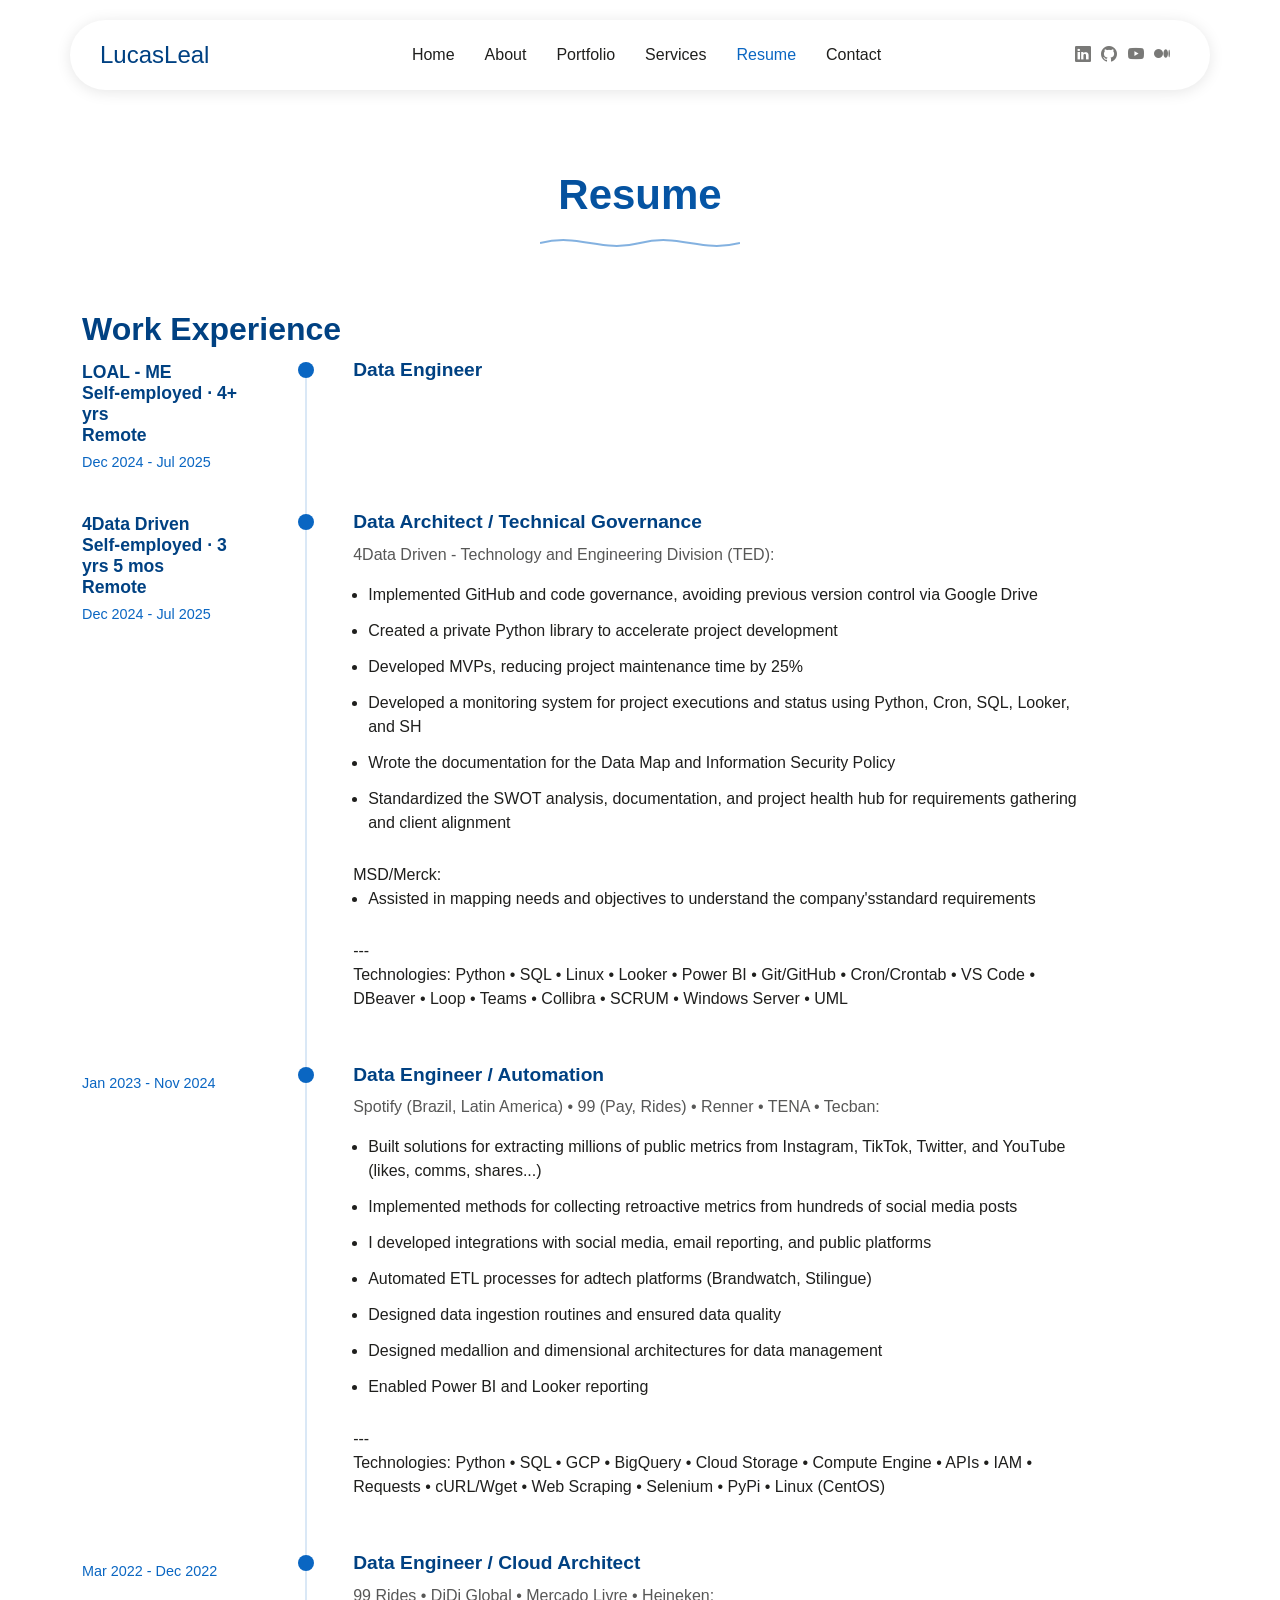
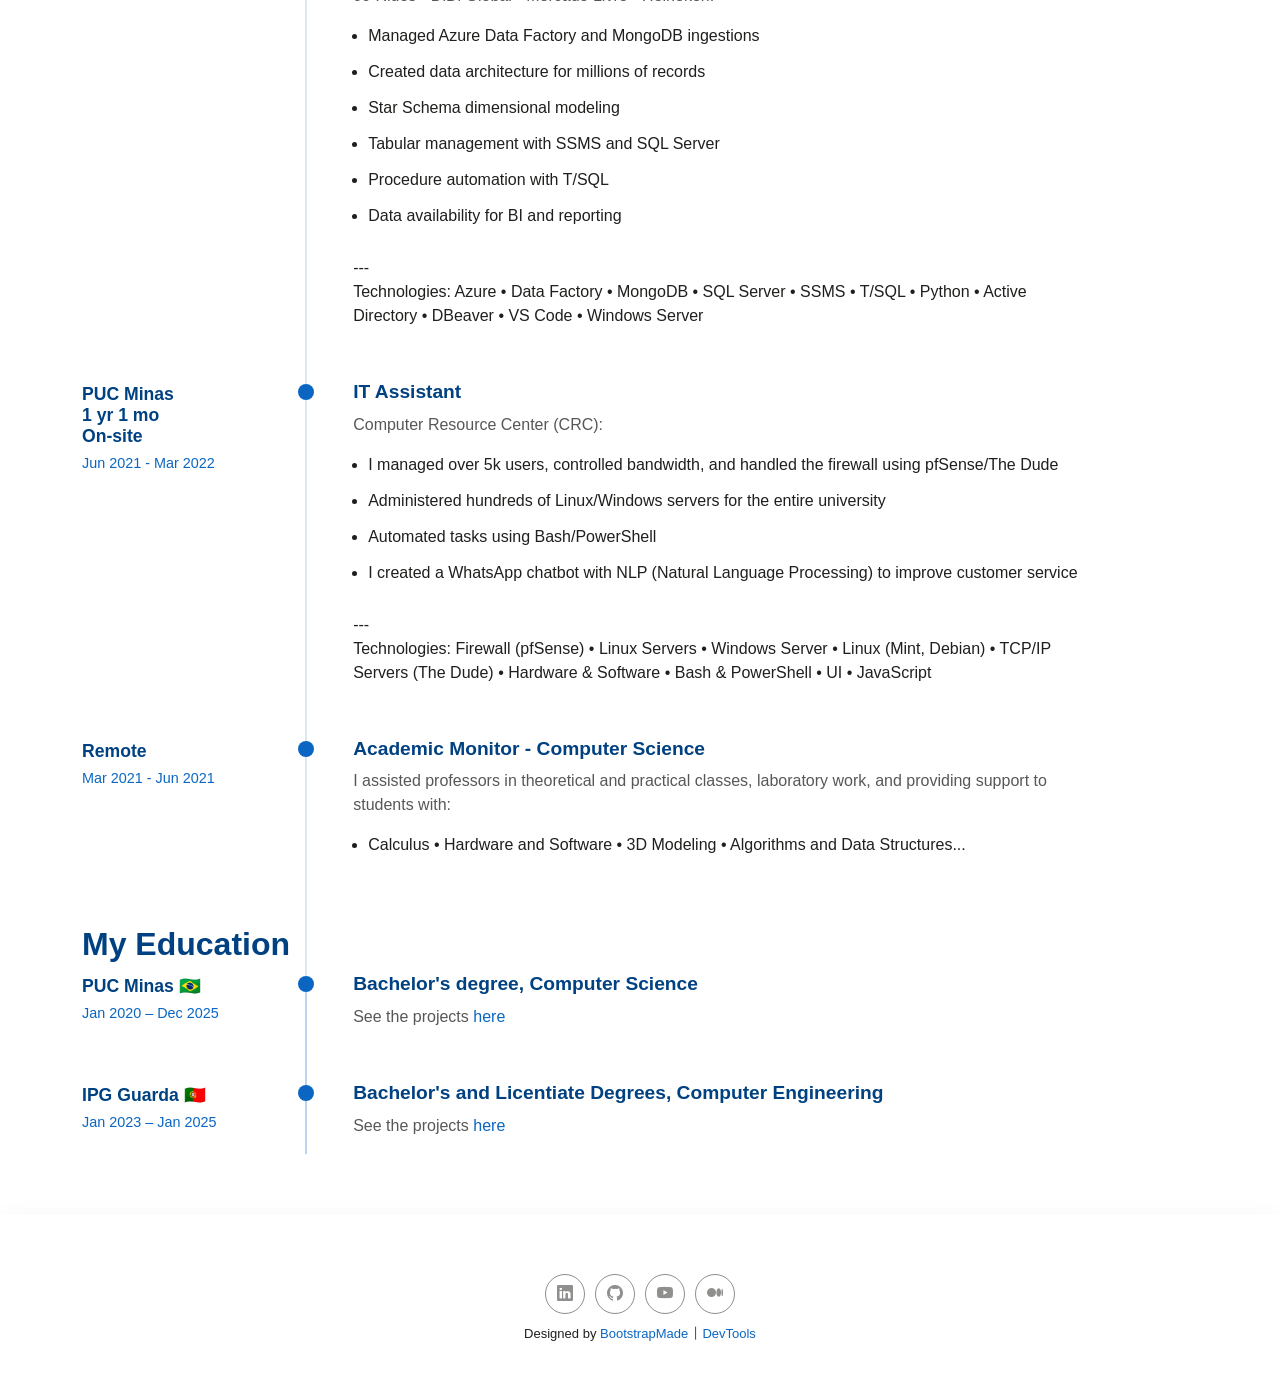
<file: portfolio/resume.html>
<!DOCTYPE html>
<html lang="en">

<head>
    <meta charset="utf-8">
    <meta content="width=device-width, initial-scale=1.0" name="viewport">
    <title>LucasLeal • Home</title>
    <meta name="description" content="">
    <meta name="keywords" content="">

    <!-- Favicons -->
  <link href="assets/icons/ll_logo_x1080.png" rel="icon">
  <link href="assets/icons/ll_logo_x1080.png" rel="apple-touch-icon">

    <!-- Fonts -->
    <link href="https://fonts.googleapis.com" rel="preconnect">
    <link href="https://fonts.gstatic.com" rel="preconnect" crossorigin>
    <link
        href="https://fonts.googleapis.com/css2?family=Roboto:ital,wght@0,100;0,300;0,400;0,500;0,700;0,900;1,100;1,300;1,400;1,500;1,700;1,900&family=Noto+Sans:ital,wght@0,100;0,200;0,300;0,400;0,500;0,600;0,700;0,800;0,900;1,100;1,200;1,300;1,400;1,500;1,600;1,700;1,800;1,900&family=Questrial:wght@400&display=swap"
        rel="stylesheet">

    <!-- Vendor CSS Files -->
    <link href="assets/vendor/bootstrap/css/bootstrap.min.css" rel="stylesheet">
    <link href="assets/vendor/bootstrap-icons/bootstrap-icons.css" rel="stylesheet">
    <link href="assets/vendor/aos/aos.css" rel="stylesheet">
    <link href="assets/vendor/glightbox/css/glightbox.min.css" rel="stylesheet">
    <link href="assets/vendor/swiper/swiper-bundle.min.css" rel="stylesheet">

    <!-- Main CSS File -->
    <link href="assets/css/main.css" rel="stylesheet">
</head>

<body class="index-page">

    <header id="header" class="header d-flex align-items-center sticky-top">
        <div
            class="header-container container-fluid container-xl position-relative d-flex align-items-center justify-content-between">

            <a href="index.html" class="logo d-flex align-items-center me-auto me-xl-0">
                <!-- Uncomment the line below if you also wish to use an image logo -->
                <!-- <img src="assets/img/logo.webp" alt=""> -->
                <h1 class="sitename">LucasLeal</h1>
            </a>

            <nav id="navmenu" class="navmenu">
                <ul>
                    <li><a href="index.html#hero">Home</a></li>
                    <li><a href="index.html#about">About</a></li>
                    <li><a href="index.html#portfolio">Portfolio</a></li>
                    <li><a href="index.html#services">Services</a></li>
                    <li><a href="resume.html" class="active">Resume</a></li>
                    <li><a href="index.html#contact">Contact</a></li>
                </ul>
                <i class="mobile-nav-toggle d-xl-none bi bi-list"></i>
            </nav>

            <div class="header-social-links">
                <a href="https://linkedin.com/in/lucasoal" class="linkedin" target="_blank"><i
                        class="bi bi-linkedin"></i></a>
                <a href="https://github.com/lucasoal" class="github" target="_blank"><i class="bi bi-github"></i></a>
                <a href="https://www.youtube.com/@lucas-oal" class="youtube" target="_blank"><i
                        class="bi bi-youtube"></i></a>
                <a href="https://lucasoal.medium.com/" class="medium" target="_blank"><i class="bi bi-medium"></i></a>
            </div>

        </div>
    </header>

    <main class="main">

        <!-- Resume Section -->
        <section id="resume" class="resume section">
            <!-- Section Title -->
            <div class="container section-title" data-aos="fade-up">
                <h2>Resume</h2>
                <div class="title-shape">
                    <svg viewBox="0 0 200 20" xmlns="http://www.w3.org/2000/svg">
                        <path d="M 0,10 C 40,0 60,20 100,10 C 140,0 160,20 200,10" fill="none" stroke="currentColor"
                            stroke-width="2"></path>
                    </svg>
                </div>
            </div><!-- End Section Title -->

            <div class="container" data-aos="fade-up" data-aos-delay="100">

                <div class="row">
                    <div class="col-12">
                        <div class="resume-wrapper">
                            <div class="resume-block" data-aos="fade-up">
                                <h2>Work Experience</h2>
                                <div class="timeline">

                                    <div class="timeline-item" data-aos="fade-up" data-aos-delay="200">
                                        <div class="timeline-left">
                                            <h4 class="company"><b>LOAL - ME</b><br>Self-employed · 4+ yrs<br> Remote
                                            </h4>
                                            <span class="period">Dec 2024 - Jul 2025</span>
                                        </div>
                                        <div class="timeline-dot"></div>
                                        <div class="timeline-right">
                                            <h3 class="position">Data Engineer</h3>
                                            <p class="description"></p>
                                        </div>
                                    </div>

                                    <div class="timeline-item" data-aos="fade-up" data-aos-delay="200">
                                        <div class="timeline-left">
                                            <h4 class="company"><b>4Data Driven</b><br>Self-employed · 3 yrs 5 mos <br>
                                                Remote</h4>
                                            <span class="period">Dec 2024 - Jul 2025</span>
                                        </div>
                                        <div class="timeline-dot"></div>
                                        <div class="timeline-right">
                                            <h3 class="position">Data Architect / Technical Governance</h3>
                                            <p class="description">
                                                4Data Driven - Technology and Engineering Division (TED):
                                            <ul>
                                                <li>Implemented GitHub and code governance, avoiding previous version
                                                    control via Google Drive</li>
                                                <li>Created a private Python library to accelerate project development
                                                </li>
                                                <li>Developed MVPs, reducing project maintenance time by 25%</li>
                                                <li>Developed a monitoring system for project executions and status
                                                    using Python, Cron, SQL, Looker, and SH</li>
                                                <li>Wrote the documentation for the Data Map and Information Security
                                                    Policy</li>
                                                <li>Standardized the SWOT analysis, documentation, and project health
                                                    hub for requirements gathering and client alignment</li>
                                            </ul>
                                            MSD/Merck:
                                            <ul>
                                                <li>Assisted in mapping needs and objectives to understand the
                                                    company'sstandard requirements</li>
                                            </ul>
                                            --- <br>
                                            Technologies: Python • SQL • Linux • Looker • Power BI • Git/GitHub •
                                            Cron/Crontab • VS Code • DBeaver • Loop • Teams • Collibra • SCRUM • Windows
                                            Server • UML
                                            </p>
                                        </div>
                                    </div>

                                    <div class="timeline-item" data-aos="fade-up" data-aos-delay="200">
                                        <div class="timeline-left">
                                            <h4 class="company"></h4>
                                            <span class="period">Jan 2023 - Nov 2024</span>
                                        </div>
                                        <div class="timeline-dot"></div>
                                        <div class="timeline-right">
                                            <h3 class="position">Data Engineer / Automation</h3>
                                            <p class="description">
                                                Spotify (Brazil, Latin America) • 99 (Pay, Rides) • Renner • TENA •
                                                Tecban:
                                            <ul>
                                                <li>Built solutions for extracting millions of public metrics from
                                                    Instagram, TikTok, Twitter, and YouTube (likes, comms, shares...)
                                                </li>
                                                <li>Implemented methods for collecting retroactive metrics from hundreds
                                                    of social media posts</li>
                                                <li>I developed integrations with social media, email reporting, and
                                                    public platforms</li>
                                                <li>Automated ETL processes for adtech platforms (Brandwatch, Stilingue)
                                                </li>
                                                <li>Designed data ingestion routines and ensured data quality</li>
                                                <li>Designed medallion and dimensional architectures for data management
                                                </li>
                                                <li>Enabled Power BI and Looker reporting</li>
                                            </ul>
                                            --- <br>
                                            Technologies: Python • SQL • GCP • BigQuery • Cloud Storage • Compute Engine
                                            • APIs • IAM • Requests • cURL/Wget • Web Scraping • Selenium • PyPi • Linux
                                            (CentOS)
                                            </p>
                                        </div>
                                    </div>

                                    <div class="timeline-item" data-aos="fade-up" data-aos-delay="200">
                                        <div class="timeline-left">
                                            <h4 class="company"></h4>
                                            <span class="period">Mar 2022 - Dec 2022</span>
                                        </div>
                                        <div class="timeline-dot"></div>
                                        <div class="timeline-right">
                                            <h3 class="position">Data Engineer / Cloud Architect</h3>
                                            <p class="description">
                                                99 Rides • DiDi Global • Mercado Livre • Heineken:
                                            <ul>
                                                <li>Managed Azure Data Factory and MongoDB ingestions</li>
                                                <li>Created data architecture for millions of records</li>
                                                <li>Star Schema dimensional modeling</li>
                                                <li>Tabular management with SSMS and SQL Server</li>
                                                <li>Procedure automation with T/SQL</li>
                                                <li>Data availability for BI and reporting</li>
                                            </ul>
                                            --- <br>
                                            Technologies: Azure • Data Factory • MongoDB • SQL Server • SSMS • T/SQL •
                                            Python • Active Directory • DBeaver • VS Code • Windows Server
                                            </p>
                                        </div>
                                    </div>

                                    <div class="timeline-item" data-aos="fade-up" data-aos-delay="200">
                                        <div class="timeline-left">
                                            <h4 class="company"><b>PUC Minas</b><br>1 yr 1 mo <br> On-site</h4>
                                            <span class="period">Jun 2021 - Mar 2022</span>
                                        </div>
                                        <div class="timeline-dot"></div>
                                        <div class="timeline-right">
                                            <h3 class="position">IT Assistant</h3>
                                            <p class="description">
                                                Computer Resource Center (CRC):
                                            <ul>
                                                <li>I managed over 5k users, controlled bandwidth, and handled the
                                                    firewall using pfSense/The Dude</li>
                                                <li>Administered hundreds of Linux/Windows servers for the entire
                                                    university</li>
                                                <li>Automated tasks using Bash/PowerShell</li>
                                                <li>I created a WhatsApp chatbot with NLP (Natural Language Processing)
                                                    to improve customer service</li>
                                            </ul>
                                            --- <br>
                                            Technologies: Firewall (pfSense) • Linux Servers • Windows Server • Linux
                                            (Mint, Debian) • TCP/IP Servers (The Dude) • Hardware & Software • Bash &
                                            PowerShell • UI • JavaScript
                                            </p>
                                        </div>
                                    </div>

                                    <div class="timeline-item" data-aos="fade-up" data-aos-delay="200">
                                        <div class="timeline-left">
                                            <h4 class="company">Remote</h4>
                                            <span class="period">Mar 2021 - Jun 2021</span>
                                        </div>
                                        <div class="timeline-dot"></div>
                                        <div class="timeline-right">
                                            <h3 class="position">Academic Monitor - Computer Science</h3>
                                            <p class="description">
                                                I assisted professors in theoretical and practical classes, laboratory
                                                work, and providing support to students with:
                                            <ul>
                                                <li>Calculus • Hardware and Software • 3D Modeling • Algorithms and Data
                                                    Structures...</li>
                                            </ul>
                                            </p>
                                        </div>
                                    </div>

                                    <div class="resume-block" data-aos="fade-up" data-aos-delay="100">
                                        <h2>My Education</h2>

                                        <div class="timeline">
                                            <div class="timeline-item" data-aos="fade-up" data-aos-delay="200">
                                                <div class="timeline-left">
                                                    <h4 class="company">PUC Minas 🇧🇷</h4>
                                                    <span class="period">Jan 2020 – Dec 2025</span>
                                                </div>
                                                <div class="timeline-dot"></div>
                                                <div class="timeline-right">
                                                    <h3 class="position">Bachelor's degree, Computer Science</h3>
                                                    <p class="description">See the projects <a target="_blank"
                                                            href="https://github.com/lucas-puc-pc-cc">here</a></p>
                                                </div>
                                            </div>

                                            <div class="timeline-item" data-aos="fade-up" data-aos-delay="300">
                                                <div class="timeline-left">
                                                    <h4 class="company">IPG Guarda 🇵🇹</h4>
                                                    <span class="period">Jan 2023 – Jan 2025</span>
                                                </div>
                                                <div class="timeline-dot"></div>
                                                <div class="timeline-right">
                                                    <h3 class="position">Bachelor's and Licentiate Degrees, Computer
                                                        Engineering</h3>
                                                    <p class="description">See the projects <a target="_blank"
                                                            href="https://github.com/lucas-ipg-ei">here</a></p>
                                                </div>
                                            </div>
                                        </div>
                                    </div>
                                </div>
                            </div>
                        </div>

                    </div>

        </section><!-- /Resume Section -->
    </main>

    <footer id="footer" class="footer">

        <div class="container">
            <div class="social-links d-flex justify-content-center">
                <a href="https://linkedin.com/in/lucasoal" target="_blank"><i class="bi bi-linkedin"></i></a>
                <a href="https://github.com/lucasoal" target="_blank"><i class="bi bi-github"></i></a>
                <a href="https://www.youtube.com/@lucas-oal" target="_blank"><i class="bi bi-youtube"></i></a>
                <a href="https://lucasoal.medium.com/" target="_blank"><i class="bi bi-medium"></i></a>
            </div>
            <div class="credits">
                <!-- All the links in the footer should remain intact. -->
                <!-- You can delete the links only if you've purchased the pro version. -->
                <!-- Licensing information: https://bootstrapmade.com/license/ -->
                <!-- Purchase the pro version with working PHP/AJAX contact form: [buy-url] -->
                Designed by <a href="https://bootstrapmade.com/">BootstrapMade</a> ⏐ <a
                    href="https://bootstrapmade.com/tools/">DevTools</a>
            </div>
        </div>

    </footer>

    <!-- Scroll Top -->
    <a href="#" id="scroll-top" class="scroll-top d-flex align-items-center justify-content-center"><i
            class="bi bi-arrow-up-short"></i></a>

    <!-- Vendor JS Files -->
    <script src="assets/vendor/bootstrap/js/bootstrap.bundle.min.js"></script>
    <script src="assets/vendor/php-email-form/validate.js"></script>
    <script src="assets/vendor/aos/aos.js"></script>
    <script src="assets/vendor/waypoints/noframework.waypoints.js"></script>
    <script src="assets/vendor/glightbox/js/glightbox.min.js"></script>
    <script src="assets/vendor/imagesloaded/imagesloaded.pkgd.min.js"></script>
    <script src="assets/vendor/isotope-layout/isotope.pkgd.min.js"></script>
    <script src="assets/vendor/swiper/swiper-bundle.min.js"></script>

    <!-- Main JS File -->
    <script src="assets/js/main.js"></script>

</body>

</html>
</file>
<file: portfolio/assets/css/main.css>
/**
* Template Name: LucasLeal
* Template URL: https://bootstrapmade.com/easyfolio-bootstrap-portfolio-template/
* Updated: Feb 21 2025 with Bootstrap v5.3.3
* Author: BootstrapMade.com
* License: https://bootstrapmade.com/license/
*/

/*--------------------------------------------------------------
# Font & Color Variables
# Help: https://bootstrapmade.com/color-system/
--------------------------------------------------------------*/
/* Fonts */
:root {
  --default-font: "Helvetica", "Roboto",  system-ui, -apple-system, "Segoe UI", Roboto, Arial, "Noto Sans", "Liberation Sans", sans-serif, "Apple Color Emoji", "Segoe UI Emoji", "Segoe UI Symbol", "Noto Color Emoji";
  --heading-font: "Helvetica", "Questrial",  sans-serif;
  --nav-font: "Helvetica", "Noto Sans",  sans-serif;
}

/* Global Colors - The following color variables are used throughout the website. Updating them here will change the color scheme of the entire website */
:root { 
  --background-color: #ffffff; /* Background color for the entire website, including individual sections */
  --default-color: #1f1f1d; /* Default color used for the majority of the text content across the entire website */
  --heading-color: #004182; /* Color for headings, subheadings and title throughout the website */
  --accent-color: #0A66C2; /* Accent color that represents your brand on the website. It's used for buttons, links, and other elements that need to stand out */
  --surface-color: #ffffff; /* The surface color is used as a background of boxed elements within sections, such as cards, icon boxes, or other elements that require a visual separation from the global background. */
  --contrast-color: #ffffff; /* Contrast color for text, ensuring readability against backgrounds of accent, heading, or default colors. */
}

/* Nav Menu Colors - The following color variables are used specifically for the navigation menu. They are separate from the global colors to allow for more customization options */
:root {
  --nav-color: #1f1f1d;  /* The default color of the main navmenu links */
  --nav-hover-color: #0A66C2; /* Applied to main navmenu links when they are hovered over or active */
  --nav-mobile-background-color: #ffffff; /* Used as the background color for mobile navigation menu */
  --nav-dropdown-background-color: #ffffff; /* Used as the background color for dropdown items that appear when hovering over primary navigation items */
  --nav-dropdown-color: #1f1f1d; /* Used for navigation links of the dropdown items in the navigation menu. */
  --nav-dropdown-hover-color: #0A66C2; /* Similar to --nav-hover-color, this color is applied to dropdown navigation links when they are hovered over. */
}

/* Color Presets - These classes override global colors when applied to any section or element, providing reuse of the sam color scheme. */

.light-background {
  --background-color: #faf9fb;
  --surface-color: #ffffff;
}

.dark-background {
  --background-color: #060606;
  --default-color: #ffffff;
  --heading-color: #ffffff;
  --surface-color: #252525;
  --contrast-color: #ffffff;
}

/* Smooth scroll */
:root {
  scroll-behavior: smooth;
}

/*--------------------------------------------------------------
# General Styling & Shared Classes
--------------------------------------------------------------*/
body {
  color: var(--default-color);
  background-color: var(--background-color);
  font-family: var(--default-font);
}

a {
  color: var(--accent-color);
  text-decoration: none;
  transition: 0.3s;
}

a:hover {
  color: color-mix(in srgb, var(--accent-color), transparent 25%);
  text-decoration: none;
}

h1,
h2,
h3,
h4,
h5,
h6 {
  color: var(--heading-color);
  font-family: var(--heading-font);
}

/* PHP Email Form Messages
------------------------------*/
.php-email-form .error-message {
  display: none;
  background: #df1529;
  color: #ffffff;
  text-align: left;
  padding: 15px;
  margin-bottom: 24px;
  font-weight: 600;
}

.php-email-form .sent-message {
  display: none;
  color: #ffffff;
  background: #059652;
  text-align: center;
  padding: 15px;
  margin-bottom: 24px;
  font-weight: 600;
}

.php-email-form .loading {
  display: none;
  background: var(--surface-color);
  text-align: center;
  padding: 15px;
  margin-bottom: 24px;
}

.php-email-form .loading:before {
  content: "";
  display: inline-block;
  border-radius: 50%;
  width: 24px;
  height: 24px;
  margin: 0 10px -6px 0;
  border: 3px solid var(--accent-color);
  border-top-color: var(--surface-color);
  animation: php-email-form-loading 1s linear infinite;
}

@keyframes php-email-form-loading {
  0% {
    transform: rotate(0deg);
  }

  100% {
    transform: rotate(360deg);
  }
}

/*--------------------------------------------------------------
# Global Header
--------------------------------------------------------------*/
.header {
  color: var(--default-color);
  background-color: var(--background-color);
  padding: 20px 0;
  transition: all 0.5s;
  z-index: 997;
}

.header .header-container {
  background: var(--surface-color);
  border-radius: 50px;
  padding: 5px 25px;
  box-shadow: 0px 2px 15px rgba(0, 0, 0, 0.1);
}

.header .logo {
  line-height: 1;
}

.header .logo img {
  max-height: 36px;
  margin-right: 8px;
}

.header .logo h1 {
  font-size: 24px;
  margin: 0;
  padding-left: 5px;
  font-weight: 500;
  color: var(--heading-color);
}

.header .header-social-links {
  padding-right: 15px;
}

.header .header-social-links a {
  color: color-mix(in srgb, var(--default-color), transparent 40%);
  padding-left: 6px;
  display: inline-block;
  transition: 0.3s;
  font-size: 16px;
}

.header .header-social-links a:hover {
  color: var(--accent-color);
}

.header .header-social-links a i {
  line-height: 0px;
}

@media (max-width: 1200px) {
  .header {
    padding-top: 10px;
  }

  .header .header-container {
    margin-left: 10px;
    margin-right: 10px;
    padding: 10px 5px 10px 15px;
  }

  .header .logo {
    order: 1;
  }

  .header .header-social-links {
    order: 2;
  }

  .header .navmenu {
    order: 3;
  }
}

/*--------------------------------------------------------------
# Navigation Menu
--------------------------------------------------------------*/
/* Navmenu - Desktop */
@media (min-width: 1200px) {
  .navmenu {
    padding: 0;
  }

  .navmenu ul {
    margin: 0;
    padding: 0;
    display: flex;
    list-style: none;
    align-items: center;
  }

  .navmenu li {
    position: relative;
  }

  .navmenu a,
  .navmenu a:focus {
    color: var(--nav-color);
    padding: 18px 15px;
    font-size: 16px;
    font-family: var(--nav-font);
    font-weight: 400;
    display: flex;
    align-items: center;
    justify-content: space-between;
    white-space: nowrap;
    transition: 0.3s;
  }

  .navmenu a i,
  .navmenu a:focus i {
    font-size: 12px;
    line-height: 0;
    margin-left: 5px;
    transition: 0.3s;
  }

  .navmenu li:last-child a {
    padding-right: 0;
  }

  .navmenu li:hover>a,
  .navmenu .active,
  .navmenu .active:focus {
    color: var(--nav-hover-color);
  }

  .navmenu .dropdown ul {
    margin: 0;
    padding: 10px 0;
    background: var(--nav-dropdown-background-color);
    display: block;
    position: absolute;
    visibility: hidden;
    left: 14px;
    top: 130%;
    opacity: 0;
    transition: 0.3s;
    border-radius: 4px;
    z-index: 99;
    box-shadow: 0px 0px 30px rgba(0, 0, 0, 0.1);
  }

  .navmenu .dropdown ul li {
    min-width: 200px;
  }

  .navmenu .dropdown ul a {
    padding: 10px 20px;
    font-size: 15px;
    text-transform: none;
    color: var(--nav-dropdown-color);
  }

  .navmenu .dropdown ul a i {
    font-size: 12px;
  }

  .navmenu .dropdown ul a:hover,
  .navmenu .dropdown ul .active:hover,
  .navmenu .dropdown ul li:hover>a {
    color: var(--nav-dropdown-hover-color);
  }

  .navmenu .dropdown:hover>ul {
    opacity: 1;
    top: 100%;
    visibility: visible;
  }

  .navmenu .dropdown .dropdown ul {
    top: 0;
    left: -90%;
    visibility: hidden;
  }

  .navmenu .dropdown .dropdown:hover>ul {
    opacity: 1;
    top: 0;
    left: -100%;
    visibility: visible;
  }
}

/* Navmenu - Mobile */
@media (max-width: 1199px) {
  .mobile-nav-toggle {
    color: var(--nav-color);
    font-size: 28px;
    line-height: 0;
    margin-right: 10px;
    cursor: pointer;
    transition: color 0.3s;
  }

  .navmenu {
    padding: 0;
    z-index: 9997;
  }

  .navmenu ul {
    display: none;
    list-style: none;
    position: absolute;
    inset: 60px 20px 20px 20px;
    padding: 10px 0;
    margin: 0;
    border-radius: 6px;
    background-color: var(--nav-mobile-background-color);
    overflow-y: auto;
    transition: 0.3s;
    z-index: 9998;
    box-shadow: 0px 0px 30px rgba(0, 0, 0, 0.1);
  }

  .navmenu a,
  .navmenu a:focus {
    color: var(--nav-dropdown-color);
    padding: 10px 20px;
    font-family: var(--nav-font);
    font-size: 17px;
    font-weight: 500;
    display: flex;
    align-items: center;
    justify-content: space-between;
    white-space: nowrap;
    transition: 0.3s;
  }

  .navmenu a i,
  .navmenu a:focus i {
    font-size: 12px;
    line-height: 0;
    margin-left: 5px;
    width: 30px;
    height: 30px;
    display: flex;
    align-items: center;
    justify-content: center;
    border-radius: 50%;
    transition: 0.3s;
    background-color: color-mix(in srgb, var(--accent-color), transparent 90%);
  }

  .navmenu a i:hover,
  .navmenu a:focus i:hover {
    background-color: var(--accent-color);
    color: var(--contrast-color);
  }

  .navmenu a:hover,
  .navmenu .active,
  .navmenu .active:focus {
    color: var(--nav-dropdown-hover-color);
  }

  .navmenu .active i,
  .navmenu .active:focus i {
    background-color: var(--accent-color);
    color: var(--contrast-color);
    transform: rotate(180deg);
  }

  .navmenu .dropdown ul {
    position: static;
    display: none;
    z-index: 99;
    padding: 10px 0;
    margin: 10px 20px;
    background-color: var(--nav-dropdown-background-color);
    border: 1px solid color-mix(in srgb, var(--default-color), transparent 90%);
    box-shadow: none;
    transition: all 0.5s ease-in-out;
  }

  .navmenu .dropdown ul ul {
    background-color: rgba(33, 37, 41, 0.1);
  }

  .navmenu .dropdown>.dropdown-active {
    display: block;
    background-color: rgba(33, 37, 41, 0.03);
  }

  .mobile-nav-active {
    overflow: hidden;
  }

  .mobile-nav-active .mobile-nav-toggle {
    color: #fff;
    position: absolute;
    font-size: 32px;
    top: 15px;
    right: 15px;
    margin-right: 0;
    z-index: 9999;
  }

  .mobile-nav-active .navmenu {
    position: fixed;
    overflow: hidden;
    inset: 0;
    background: rgba(33, 37, 41, 0.8);
    transition: 0.3s;
  }

  .mobile-nav-active .navmenu>ul {
    display: block;
  }
}

/*--------------------------------------------------------------
# Global Footer
--------------------------------------------------------------*/
.footer {
  color: var(--default-color);
  background-color: var(--background-color);
  font-size: 14px;
  padding: 40px 0;
  position: relative;
  box-shadow: 0 5px 25px rgba(0, 0, 0, 0.05);
}

.footer .copyright p {
  margin-bottom: 0;
}

.footer .social-links {
  margin-top: 20px;
}

.footer .social-links a {
  display: flex;
  align-items: center;
  justify-content: center;
  width: 40px;
  height: 40px;
  border-radius: 50%;
  border: 1px solid color-mix(in srgb, var(--default-color), transparent 50%);
  font-size: 16px;
  color: color-mix(in srgb, var(--default-color), transparent 50%);
  margin: 0 5px;
  transition: 0.3s;
}

.footer .social-links a:hover {
  color: var(--accent-color);
  border-color: var(--accent-color);
}

.footer .credits {
  margin-top: 10px;
  font-size: 13px;
  text-align: center;
}

/*--------------------------------------------------------------
# Scroll Top Button
--------------------------------------------------------------*/
.scroll-top {
  position: fixed;
  visibility: hidden;
  opacity: 0;
  right: 15px;
  bottom: -15px;
  z-index: 99999;
  background-color: var(--accent-color);
  width: 44px;
  height: 44px;
  border-radius: 50px;
  transition: all 0.4s;
}

.scroll-top i {
  font-size: 24px;
  color: var(--contrast-color);
  line-height: 0;
}

.scroll-top:hover {
  background-color: color-mix(in srgb, var(--accent-color), transparent 20%);
  color: var(--contrast-color);
}

.scroll-top.active {
  visibility: visible;
  opacity: 1;
  bottom: 15px;
}

/*--------------------------------------------------------------
# Disable aos animation delay on mobile devices
--------------------------------------------------------------*/
@media screen and (max-width: 768px) {
  [data-aos-delay] {
    transition-delay: 0 !important;
  }
}

/*--------------------------------------------------------------
# Global Page Titles & Breadcrumbs
--------------------------------------------------------------*/
.page-title {
  text-align: center;
  padding: 20px 0;
}

.page-title .breadcrumbs {
  margin-bottom: 1.5rem;
}

.page-title .breadcrumbs .breadcrumb {
  justify-content: center;
  margin: 0;
  padding: 0;
  background: none;
}

.page-title .breadcrumbs .breadcrumb .breadcrumb-item {
  font-size: 0.9rem;
  color: color-mix(in srgb, var(--default-color), transparent 30%);
}

.page-title .breadcrumbs .breadcrumb .breadcrumb-item.active {
  color: var(--accent-color);
}

.page-title .breadcrumbs .breadcrumb .breadcrumb-item a {
  color: inherit;
  text-decoration: none;
  transition: color 0.3s ease;
}

.page-title .breadcrumbs .breadcrumb .breadcrumb-item a:hover {
  color: var(--accent-color);
}

.page-title .breadcrumbs .breadcrumb .breadcrumb-item a i {
  font-size: 0.9rem;
  margin-right: 0.2rem;
}

.page-title .breadcrumbs .breadcrumb .breadcrumb-item+.breadcrumb-item::before {
  color: color-mix(in srgb, var(--default-color), transparent 50%);
}

.page-title .title-wrapper {
  max-width: 800px;
  margin: 0 auto;
  padding: 1rem 0;
}

.page-title .title-wrapper h1 {
  font-size: 2.5rem;
  margin-bottom: 1rem;
  font-weight: 700;
  color: var(--heading-color);
}

.page-title .title-wrapper p {
  font-size: 1.1rem;
  color: color-mix(in srgb, var(--default-color), transparent 20%);
  margin: 0;
  line-height: 1.6;
}

@media (max-width: 768px) {
  .page-title .title-wrapper h1 {
    font-size: 2rem;
  }

  .page-title .title-wrapper p {
    font-size: 1rem;
  }
}

@media (max-width: 576px) {
  .page-title .title-wrapper h1 {
    font-size: 1.75rem;
  }
}

/*--------------------------------------------------------------
# Global Sections
--------------------------------------------------------------*/
section,
.section {
  color: var(--default-color);
  background-color: var(--background-color);
  padding: 60px 0;
  scroll-margin-top: 90px;
  overflow: clip;
}

@media (max-width: 1199px) {

  section,
  .section {
    scroll-margin-top: 66px;
  }
}

/*--------------------------------------------------------------
# Global Section Titles
--------------------------------------------------------------*/
.section-title {
  text-align: center;
  padding-bottom: 60px;
  position: relative;
}

.section-title h2 {
  font-size: 42px;
  font-weight: 700;
  margin-bottom: 10px;
  background: linear-gradient(120deg, var(--heading-color), var(--accent-color));
  -webkit-background-clip: text;
  -webkit-text-fill-color: transparent;
  background-clip: text;
  position: relative;
}

.section-title .title-shape {
  width: 200px;
  height: 20px;
  margin: 0 auto;
  color: var(--accent-color);
  opacity: 0.5;
}

.section-title .title-shape svg {
  width: 100%;
  height: 100%;
}

.section-title p {
  margin: 15px auto 0;
  font-size: 16px;
  max-width: 700px;
  color: color-mix(in srgb, var(--default-color), transparent 25%);
  line-height: 1.8;
}

@media (max-width: 768px) {
  .section-title h2 {
    font-size: 32px;
  }

  .section-title .subtitle-wrapper .subtitle {
    font-size: 13px;
  }
}

/*--------------------------------------------------------------
# Hero Section
--------------------------------------------------------------*/
.hero {
  padding: 80px 0;
  position: relative;
  overflow: hidden;
}

.hero .content h2 {
  font-size: 3.5rem;
  font-weight: 700;
  line-height: 1.2;
  margin-bottom: 1.5rem;
}

@media (max-width: 991px) {
  .hero .content h2 {
    font-size: 2.5rem;
  }
}

.hero .content .lead {
  font-size: 1.25rem;
  margin-bottom: 2rem;
  color: color-mix(in srgb, var(--default-color), transparent 20%);
}

.hero .cta-buttons {
  display: flex;
  gap: 1rem;
  margin-bottom: 3rem;
}

@media (max-width: 576px) {
  .hero .cta-buttons {
    flex-direction: column;
  }
}

.hero .cta-buttons .btn {
  padding: 0.8rem 2rem;
  font-size: 1rem;
  font-weight: 500;
  border-radius: 50px;
  transition: all 0.3s ease;
}

.hero .cta-buttons .btn.btn-primary {
  background-color: var(--accent-color);
  border-color: var(--accent-color);
  color: var(--contrast-color);
}

.hero .cta-buttons .btn.btn-primary:hover {
  background-color: color-mix(in srgb, var(--accent-color), transparent 15%);
  border-color: color-mix(in srgb, var(--accent-color), transparent 15%);
  transform: translateY(-2px);
}

.hero .cta-buttons .btn.btn-outline {
  border: 2px solid color-mix(in srgb, var(--accent-color), transparent 70%);
  color: var(--accent-color);
  background: transparent;
}

.hero .cta-buttons .btn.btn-outline:hover {
  background-color: var(--accent-color);
  color: var(--contrast-color);
  transform: translateY(-2px);
}

.hero .hero-stats {
  display: flex;
  gap: 3rem;
  margin-top: 2rem;
}

@media (max-width: 576px) {
  .hero .hero-stats {
    flex-direction: column;
    gap: 1.5rem;
  }
}

.hero .hero-stats .stat-item .stat-number {
  display: block;
  font-size: 2.5rem;
  font-weight: 700;
  color: var(--heading-color);
  line-height: 1;
}

.hero .hero-stats .stat-item .stat-label {
  font-size: 0.9rem;
  color: color-mix(in srgb, var(--default-color), transparent 30%);
  margin-top: 0.5rem;
  display: block;
}

.hero .hero-image {
  position: relative;
  padding: 2rem;
}

.hero .hero-image img {
  position: relative;
  z-index: 2;
}

.hero .hero-image .shape-1,
.hero .hero-image .shape-2 {
  position: absolute;
  border-radius: 30% 70% 70% 30%/30% 30% 70% 70%;
  z-index: 1;
}

.hero .hero-image .shape-1 {
  width: 300px;
  height: 300px;
  background-color: color-mix(in srgb, var(--accent-color), transparent 85%);
  top: -20px;
  right: -20px;
  animation: morphShape 15s linear infinite;
}

.hero .hero-image .shape-2 {
  width: 200px;
  height: 200px;
  background-color: color-mix(in srgb, var(--heading-color), transparent 90%);
  bottom: -20px;
  left: -20px;
  animation: morphShape 20s linear infinite reverse;
}

@media (max-width: 991px) {
  .hero {
    text-align: center;
    padding: 60px 0;
  }

  .hero .cta-buttons {
    justify-content: center;
  }

  .hero .hero-stats {
    justify-content: center;
  }

  .hero .hero-image {
    margin-top: 3rem;
  }
}

@keyframes morphShape {
  0% {
    border-radius: 30% 70% 70% 30%/30% 30% 70% 70%;
  }

  25% {
    border-radius: 58% 42% 75% 25%/76% 46% 54% 24%;
  }

  50% {
    border-radius: 50% 50% 33% 67%/55% 27% 73% 45%;
  }

  75% {
    border-radius: 33% 67% 58% 42%/63% 68% 32% 37%;
  }

  100% {
    border-radius: 30% 70% 70% 30%/30% 30% 70% 70%;
  }
}

/*--------------------------------------------------------------
# About Section
--------------------------------------------------------------*/
.about .about-image {
  position: relative;
}

.about .about-image img {
  box-shadow: 0 0 30px rgba(0, 0, 0, 0.1);
}

.about .about-content {
  padding-left: 2rem;
}

@media (max-width: 991.98px) {
  .about .about-content {
    padding-left: 0;
    margin-top: 3rem;
  }
}

.about .about-content .subtitle {
  font-size: 0.875rem;
  font-weight: 600;
  letter-spacing: 2px;
  color: var(--accent-color);
  margin-bottom: 1rem;
  display: block;
}

.about .about-content h2 {
  font-size: 2rem;
  font-weight: 700;
  margin-bottom: 1.5rem;
}

.about .about-content .lead {
  font-size: 1.1rem;
  color: color-mix(in srgb, var(--default-color), transparent 25%);
}

.about .personal-info {
  margin-top: 2rem;
  padding: 2rem;
  background-color: var(--surface-color);
  border-radius: 1rem;
  box-shadow: 0 0 30px rgba(0, 0, 0, 0.05);
}

.about .personal-info .info-item {
  display: flex;
  flex-direction: column;
  gap: 0.5rem;
}

.about .personal-info .info-item .label {
  font-size: 0.875rem;
  color: color-mix(in srgb, var(--default-color), transparent 40%);
}

.about .personal-info .info-item .value {
  font-weight: 600;
  color: var(--heading-color);
}

.about .signature {
  display: flex;
  align-items: center;
  gap: 1.5rem;
}

.about .signature .signature-image {
  max-width: 150px;
}

.about .signature .signature-info h4 {
  font-size: 1.25rem;
  margin-bottom: 0.25rem;
}

.about .signature .signature-info p {
  font-size: 0.875rem;
  color: color-mix(in srgb, var(--default-color), transparent 40%);
  margin: 0;
}

/*--------------------------------------------------------------
# Skills Section
--------------------------------------------------------------*/
.skills .skill-box {
  background-color: var(--surface-color);
  padding: 2rem;
  border-radius: 8px;
  box-shadow: 0 0 20px rgba(0, 0, 0, 0.05);
}

.skills .skill-box h3 {
  font-size: 1.2rem;
  margin-bottom: 1rem;
  font-weight: 600;
}

.skills .skill-box p {
  font-size: 0.9rem;
  margin-bottom: 0.8rem;
  opacity: 0.6;
}

.skills .skill-box .progress {
  background-color: color-mix(in srgb, var(--accent-color), transparent 85%);
  border-radius: 50px;
  height: 8px;
  margin-top: 5px;
  overflow: hidden;
}

.skills .skill-box .progress .progress-bar {
  background-color: var(--accent-color);
  height: 100%;
  position: relative;
  border-radius: 50px;
  transition: 0.9s;
  width: 1px;
}

/*--------------------------------------------------------------
# Resume Section
--------------------------------------------------------------*/
.resume .resume-wrapper .resume-block {
  margin-bottom: 3rem;
}

.resume .resume-wrapper .resume-block:last-child {
  margin-bottom: 0;
}

.resume .resume-wrapper .resume-block h2 {
  font-size: 2rem;
  margin-bottom: 0.8rem;
  font-weight: 700;
}

.resume .resume-wrapper .resume-block h2 span {
  color: var(--accent-color);
}

.resume .resume-wrapper .resume-block .lead {
  color: color-mix(in srgb, var(--default-color), transparent 25%);
  margin-bottom: 3rem;
}

.resume .resume-wrapper .timeline {
  position: relative;
}

.resume .resume-wrapper .timeline::before {
  content: "";
  position: absolute;
  left: 20%;
  top: 0;
  height: 100%;
  width: 2px;
  background-color: color-mix(in srgb, var(--accent-color), transparent 85%);
}

.resume .resume-wrapper .timeline .timeline-item {
  display: flex;
  align-items: flex-start;
  margin-bottom: 2.5rem;
  position: relative;
}

.resume .resume-wrapper .timeline .timeline-item:last-child {
  margin-bottom: 0;
}

.resume .resume-wrapper .timeline .timeline-item .timeline-left {
  width: 20%;
  padding-right: 3rem;
}

.resume .resume-wrapper .timeline .timeline-item .timeline-left .company {
  color: var(--heading-color);
  font-weight: 600;
  font-size: 1.1rem;
  margin-bottom: 0.25rem;
}

.resume .resume-wrapper .timeline .timeline-item .timeline-left .period {
  color: var(--accent-color);
  font-size: 0.9rem;
}

.resume .resume-wrapper .timeline .timeline-item .timeline-dot {
  position: absolute;
  left: calc(20% + 1px);
  transform: translateX(-50%);
  width: 1rem;
  height: 1rem;
  background-color: var(--accent-color);
  border-radius: 50%;
}

.resume .resume-wrapper .timeline .timeline-item .timeline-right {
  width: 70%;
  padding-left: 3rem;
  margin-top: -4px;
}

.resume .resume-wrapper .timeline .timeline-item .timeline-right .position {
  color: var(--heading-color);
  font-size: 1.2rem;
  margin-bottom: 0.6rem;
  font-weight: 600;
}

.resume .resume-wrapper .timeline .timeline-item .timeline-right .description {
  color: color-mix(in srgb, var(--default-color), transparent 25%);
}

.resume .resume-wrapper .timeline .timeline-item .timeline-right ul {
  padding-left: 15px;
}

.resume .resume-wrapper .timeline .timeline-item .timeline-right ul li {
  padding-bottom: 12px;
}

@media (max-width: 992px) {
  .resume .resume-wrapper .resume-block h2 {
    font-size: 2rem;
  }

  .resume .resume-wrapper .timeline::before {
    left: 1rem;
  }

  .resume .resume-wrapper .timeline .timeline-item {
    flex-direction: column;
    margin-bottom: 20px;
  }

  .resume .resume-wrapper .timeline .timeline-item .timeline-left {
    width: 100%;
    text-align: left;
    padding-right: 0;
    padding-left: 2.5rem;
    margin-bottom: 1.6rem;
    margin-top: -4px;
  }

  .resume .resume-wrapper .timeline .timeline-item .timeline-dot {
    left: calc(1rem + 1px);
  }

  .resume .resume-wrapper .timeline .timeline-item .timeline-right {
    width: 100%;
    padding-left: 2.5rem;
  }
}

/*--------------------------------------------------------------
# Portfolio Section
--------------------------------------------------------------*/
.portfolio .portfolio-filters-container {
  margin-bottom: 40px;
}

.portfolio .portfolio-filters {
  display: flex;
  justify-content: center;
  gap: 15px;
  flex-wrap: wrap;
  padding: 0;
  margin: 0;
  list-style: none;
}

.portfolio .portfolio-filters li {
  font-size: 15px;
  font-weight: 500;
  padding: 8px 20px;
  cursor: pointer;
  border-radius: 30px;
  background-color: color-mix(in srgb, var(--surface-color), transparent 50%);
  color: var(--default-color);
  transition: all 0.3s ease-in-out;
}

.portfolio .portfolio-filters li:hover {
  background-color: color-mix(in srgb, var(--accent-color), transparent 85%);
  color: var(--accent-color);
  transform: translateY(-2px);
}

.portfolio .portfolio-filters li.filter-active {
  background-color: var(--accent-color);
  color: var(--contrast-color);
}

.portfolio .portfolio-card {
  background-color: var(--surface-color);
  border-radius: 15px;
  overflow: hidden;
  box-shadow: 0 5px 25px rgba(0, 0, 0, 0.05);
  transition: all 0.3s ease-in-out;
}

.portfolio .portfolio-card:hover {
  transform: translateY(-10px);
  box-shadow: 0 8px 35px rgba(0, 0, 0, 0.1);
}

.portfolio .portfolio-card:hover .portfolio-overlay {
  opacity: 1;
  visibility: visible;
}

.portfolio .portfolio-card:hover .portfolio-overlay .portfolio-actions {
  transform: translateY(0);
}

.portfolio .portfolio-card .portfolio-image {
  position: relative;
  overflow: hidden;
  aspect-ratio: 16/10;
}

.portfolio .portfolio-card .portfolio-image img {
  width: 100%;
  height: 100%;
  object-fit: cover;
  transition: transform 0.6s ease-in-out;
}

.portfolio .portfolio-card .portfolio-overlay {
  position: absolute;
  top: 0;
  left: 0;
  width: 100%;
  height: 100%;
  background: linear-gradient(to top, rgba(0, 0, 0, 0.7), transparent);
  opacity: 0;
  visibility: hidden;
  transition: all 0.4s ease-in-out;
  display: flex;
  align-items: flex-end;
  padding: 20px;
}

.portfolio .portfolio-card .portfolio-overlay .portfolio-actions {
  transform: translateY(20px);
  transition: all 0.4s ease-in-out;
  display: flex;
  gap: 15px;
}

.portfolio .portfolio-card .portfolio-overlay .portfolio-actions a {
  width: 45px;
  height: 45px;
  background-color: var(--surface-color);
  border-radius: 50%;
  display: flex;
  align-items: center;
  justify-content: center;
  color: var(--accent-color);
  font-size: 20px;
  transition: all 0.3s ease;
}

.portfolio .portfolio-card .portfolio-overlay .portfolio-actions a:hover {
  background-color: var(--accent-color);
  color: var(--contrast-color);
  transform: scale(1.1);
}

.portfolio .portfolio-card .portfolio-content {
  padding: 25px;
}

.portfolio .portfolio-card .portfolio-content .category {
  font-size: 14px;
  color: var(--accent-color);
  text-transform: uppercase;
  letter-spacing: 1px;
  font-weight: 500;
  display: block;
  margin-bottom: 10px;
}

.portfolio .portfolio-card .portfolio-content h3 {
  font-size: 20px;
  margin: 0 0 15px;
  font-weight: 600;
  transition: color 0.3s ease;
}

.portfolio .portfolio-card .portfolio-content h3:hover {
  color: var(--accent-color);
}

.portfolio .portfolio-card .portfolio-content p {
  font-size: 15px;
  color: color-mix(in srgb, var(--default-color), transparent 30%);
  margin: 0;
  line-height: 1.6;
}

@media (max-width: 768px) {
  .portfolio .portfolio-filters li {
    font-size: 14px;
    padding: 6px 15px;
  }

  .portfolio .portfolio-card .portfolio-content {
    padding: 20px;
  }

  .portfolio .portfolio-card .portfolio-content h3 {
    font-size: 18px;
  }

  .portfolio .portfolio-card .portfolio-content p {
    font-size: 14px;
  }
}

/*--------------------------------------------------------------
# Testimonials Section
--------------------------------------------------------------*/
.testimonials .testimonials-slider {
  width: 100%;
  position: relative;
  padding-bottom: 60px;
}

.testimonials .swiper-wrapper {
  height: auto;
}

.testimonials .testimonial-item {
  background-color: var(--surface-color);
  padding: 40px;
  border-radius: 20px;
}

@media (max-width: 575px) {
  .testimonials .testimonial-item {
    padding: 20px;
  }
}

.testimonials .testimonial-item h2 {
  font-size: 24px;
  font-weight: 600;
  margin-bottom: 20px;
}

.testimonials .testimonial-item p {
  font-size: 16px;
  line-height: 1.8;
  margin-bottom: 30px;
  font-style: italic;
}

.testimonials .testimonial-item .profile {
  gap: 15px;
}

.testimonials .testimonial-item .profile .profile-img {
  width: 60px;
  height: 60px;
  border-radius: 50%;
  object-fit: cover;
}

.testimonials .testimonial-item .profile .profile-info h3 {
  font-size: 18px;
  margin: 0;
  font-weight: 600;
}

.testimonials .testimonial-item .profile .profile-info span {
  font-size: 14px;
  color: color-mix(in srgb, var(--default-color) 70%, transparent);
}

.testimonials .testimonial-item .featured-img-wrapper {
  min-height: 400px;
  position: relative;
  overflow: hidden;
  border-radius: 16px;
}

.testimonials .testimonial-item .featured-img {
  width: 100%;
  height: 100%;
  object-fit: cover;
  position: absolute;
  top: 0;
  left: 0;
}

.testimonials .swiper-navigation {
  position: absolute;
  bottom: 0;
  gap: 10px;
}

.testimonials .swiper-button-prev,
.testimonials .swiper-button-next {
  position: relative;
  left: auto;
  right: auto;
  top: auto;
  margin: 0;
  width: 44px;
  height: 44px;
  background-color: var(--surface-color);
  border-radius: 50%;
  border: 1px solid color-mix(in srgb, var(--default-color) 10%, transparent);
  transition: 0.3s;
}

.testimonials .swiper-button-prev::after,
.testimonials .swiper-button-next::after {
  font-size: 20px;
  color: var(--default-color);
}

.testimonials .swiper-button-prev:hover,
.testimonials .swiper-button-next:hover {
  background-color: var(--accent-color);
  border-color: var(--accent-color);
}

.testimonials .swiper-button-prev:hover::after,
.testimonials .swiper-button-next:hover::after {
  color: var(--contrast-color);
}

/*--------------------------------------------------------------
# Services Section
--------------------------------------------------------------*/
.services {
  padding: 80px 0;
}

.services .servies-title {
  font-size: 2.5rem;
  margin-bottom: 1.5rem;
}

.services .btn-outline-primary {
  color: var(--accent-color);
  border-color: var(--accent-color);
  padding: 10px 30px;
  border-radius: 50px;
  transition: all 0.3s ease;
}

.services .btn-outline-primary:hover {
  background-color: var(--accent-color);
  color: var(--contrast-color);
}

.services .service-item {
  background-color: var(--surface-color);
  padding: 30px;
  border-radius: 10px;
  box-shadow: 0 5px 15px rgba(0, 0, 0, 0.1);
  height: 100%;
  transition: transform 0.3s ease;
}

.services .service-item:hover {
  transform: scale(1.05);
}

.services .service-item i {
  font-size: 2.5rem;
  color: var(--accent-color);
  display: inline-block;
  margin-bottom: 15px;
}

.services .service-item h3 {
  font-size: 1.25rem;
  margin-bottom: 15px;
}

.services .service-item h3 a {
  color: var(--heading-color);
}

.services .service-item h3 a:hover {
  color: var(--accent-color);
}

.services .service-item p {
  font-size: 0.9rem;
  color: color-mix(in srgb, var(--default-color), transparent 25%);
}

@media (max-width: 991px) {
  .services h2 {
    font-size: 2rem;
  }
}

/*--------------------------------------------------------------
# Faq Section
--------------------------------------------------------------*/
.faq .faq-container .faq-item {
  background-color: var(--surface-color);
  position: relative;
  padding: 20px;
  margin-bottom: 15px;
  border: 1px solid color-mix(in srgb, var(--default-color), transparent 85%);
  border-radius: 5px;
  overflow: hidden;
}

.faq .faq-container .faq-item:last-child {
  margin-bottom: 0;
}

.faq .faq-container .faq-item h3 {
  font-weight: 600;
  font-size: 16px;
  line-height: 24px;
  margin: 0 30px 0 0;
  transition: 0.3s;
  cursor: pointer;
  display: flex;
  align-items: center;
}

.faq .faq-container .faq-item h3 .num {
  color: var(--accent-color);
  padding-right: 5px;
}

.faq .faq-container .faq-item h3:hover {
  color: var(--accent-color);
}

.faq .faq-container .faq-item .faq-content {
  display: grid;
  grid-template-rows: 0fr;
  transition: 0.3s ease-in-out;
  visibility: hidden;
  opacity: 0;
}

.faq .faq-container .faq-item .faq-content p {
  margin-bottom: 0;
  overflow: hidden;
}

.faq .faq-container .faq-item .faq-toggle {
  position: absolute;
  top: 20px;
  right: 20px;
  font-size: 16px;
  line-height: 0;
  transition: 0.3s;
  cursor: pointer;
}

.faq .faq-container .faq-item .faq-toggle:hover {
  color: var(--accent-color);
}

.faq .faq-container .faq-active {
  background-color: color-mix(in srgb, var(--accent-color), transparent 97%);
  border-color: color-mix(in srgb, var(--accent-color), transparent 80%);
}

.faq .faq-container .faq-active h3 {
  color: var(--accent-color);
}

.faq .faq-container .faq-active .faq-content {
  grid-template-rows: 1fr;
  visibility: visible;
  opacity: 1;
  padding-top: 10px;
}

.faq .faq-container .faq-active .faq-toggle {
  transform: rotate(90deg);
  color: var(--accent-color);
}

/*--------------------------------------------------------------
# Contact Section
--------------------------------------------------------------*/
.contact .section-category {
  font-family: var(--heading-font);
  font-weight: 600;
  font-size: 0.9rem;
  text-transform: uppercase;
  letter-spacing: 1px;
}

.contact .content h2 {
  font-weight: 700;
  line-height: 1.2;
}

.contact .content .lead {
  color: color-mix(in srgb, var(--default-color), transparent 25%);
}

.contact .contact-info .info-item {
  font-size: 1.1rem;
}

.contact .contact-info .info-item i {
  color: var(--accent-color);
  font-size: 1.4rem;
}

.contact .contact-info .map-link {
  color: var(--heading-color);
  font-weight: 500;
  font-size: 1.1rem;
  transition: all 0.3s ease;
}

.contact .contact-info .map-link i {
  transition: transform 0.3s ease;
}

.contact .contact-info .map-link:hover {
  color: var(--accent-color);
}

.contact .contact-info .map-link:hover i {
  transform: translateX(5px);
}

.contact .contact-form {
  background-color: var(--surface-color);
  border: none;
  box-shadow: 0 5px 25px rgba(0, 0, 0, 0.05);
  border-radius: 12px;
}

.contact .contact-form .form-control,
.contact .contact-form .form-select {
  padding: 0.75rem 1.25rem;
  border-color: #e5e5e5;
  border-radius: 8px;
  font-size: 1rem;
}

.contact .contact-form .form-control:focus,
.contact .contact-form .form-select:focus {
  border-color: color-mix(in srgb, var(--accent-color), transparent 50%);
  box-shadow: 0 0 0 0.25rem color-mix(in srgb, var(--accent-color), transparent 90%);
}

.contact .contact-form .form-control::placeholder,
.contact .contact-form .form-select::placeholder {
  color: color-mix(in srgb, var(--default-color), transparent 50%);
}

.contact .contact-form .btn-submit {
  background-color: var(--accent-color);
  color: var(--contrast-color);
  padding: 0.75rem 2rem;
  font-weight: 500;
  border-radius: 8px;
  transition: all 0.3s ease;
}

.contact .contact-form .btn-submit:hover {
  background-color: color-mix(in srgb, var(--accent-color), transparent 15%);
  transform: translateY(-1px);
}

.contact .contact-form .btn-submit:active {
  transform: translateY(0);
}

/*--------------------------------------------------------------
# Portfolio Details Section
--------------------------------------------------------------*/
.portfolio-details .portfolio-info h3 {
  font-size: 22px;
  font-weight: 700;
  margin-bottom: 20px;
  padding-bottom: 20px;
  position: relative;
}

.portfolio-details .portfolio-info h3:after {
  content: "";
  position: absolute;
  display: block;
  width: 50px;
  height: 3px;
  background: var(--accent-color);
  left: 0;
  bottom: 0;
}

.portfolio-details .portfolio-info ul {
  list-style: none;
  padding: 0;
  font-size: 15px;
}

.portfolio-details .portfolio-info ul li {
  display: flex;
  flex-direction: column;
  padding-bottom: 15px;
}

.portfolio-details .portfolio-info ul strong {
  text-transform: uppercase;
  font-weight: 400;
  color: color-mix(in srgb, var(--default-color), transparent 50%);
  font-size: 14px;
}

.portfolio-details .portfolio-info .btn-visit {
  padding: 8px 40px;
  background: var(--accent-color);
  color: var(--contrast-color);
  border-radius: 50px;
  transition: 0.3s;
}

.portfolio-details .portfolio-info .btn-visit:hover {
  background: color-mix(in srgb, var(--accent-color), transparent 20%);
}

.portfolio-details .portfolio-description h2 {
  font-size: 26px;
  font-weight: 700;
  margin-bottom: 20px;
}

.portfolio-details .portfolio-description p {
  padding: 0;
}

.portfolio-details .portfolio-description .testimonial-item {
  padding: 30px 30px 0 30px;
  position: relative;
  background: color-mix(in srgb, var(--default-color), transparent 97%);
  margin-bottom: 50px;
}

.portfolio-details .portfolio-description .testimonial-item .testimonial-img {
  width: 90px;
  border-radius: 50px;
  border: 6px solid var(--background-color);
  float: left;
  margin: 0 10px 0 0;
}

.portfolio-details .portfolio-description .testimonial-item h3 {
  font-size: 18px;
  font-weight: bold;
  margin: 15px 0 5px 0;
  padding-top: 20px;
}

.portfolio-details .portfolio-description .testimonial-item h4 {
  font-size: 14px;
  color: #6c757d;
  margin: 0;
}

.portfolio-details .portfolio-description .testimonial-item .quote-icon-left,
.portfolio-details .portfolio-description .testimonial-item .quote-icon-right {
  color: color-mix(in srgb, var(--accent-color), transparent 50%);
  font-size: 26px;
  line-height: 0;
}

.portfolio-details .portfolio-description .testimonial-item .quote-icon-left {
  display: inline-block;
  left: -5px;
  position: relative;
}

.portfolio-details .portfolio-description .testimonial-item .quote-icon-right {
  display: inline-block;
  right: -5px;
  position: relative;
  top: 10px;
  transform: scale(-1, -1);
}

.portfolio-details .portfolio-description .testimonial-item p {
  font-style: italic;
  margin: 0 0 15px 0 0 0;
  padding: 0;
}

/*--------------------------------------------------------------
# Service Details Section
--------------------------------------------------------------*/
.service-details .service-details-slider {
  position: relative;
  overflow: hidden;
  border-radius: 10px;
  z-index: 1;
}

.service-details .service-details-slider .swiper-wrapper {
  height: auto !important;
}

.service-details .service-details-slider .swiper-pagination {
  position: absolute;
  bottom: 20px;
  left: 0;
  right: 0;
  z-index: 2;
}

.service-details .service-details-slider .swiper-pagination .swiper-pagination-bullet {
  width: 10px;
  height: 10px;
  background-color: var(--contrast-color);
  opacity: 0.5;
  transition: 0.3s;
}

.service-details .service-details-slider .swiper-pagination .swiper-pagination-bullet.swiper-pagination-bullet-active {
  opacity: 1;
  width: 20px;
  border-radius: 5px;
}

.service-details .content h3 {
  font-size: 28px;
  font-weight: 700;
  margin-bottom: 20px;
}

.service-details .content p {
  color: color-mix(in srgb, var(--default-color), transparent 20%);
  margin-bottom: 15px;
}

.service-details .content .features .feature-box {
  padding: 20px;
  background: var(--surface-color);
  border-radius: 10px;
  box-shadow: 0 0 20px rgba(0, 0, 0, 0.05);
  height: 100%;
  transition: 0.3s;
}

.service-details .content .features .feature-box:hover {
  transform: translateY(-5px);
}

.service-details .content .features .feature-box i {
  font-size: 24px;
  color: var(--accent-color);
  margin-right: 15px;
}

.service-details .content .features .feature-box h4 {
  font-size: 18px;
  font-weight: 600;
  margin: 0;
}

.service-details .service-info {
  background: var(--surface-color);
  padding: 30px;
  border-radius: 10px;
  box-shadow: 0 0 20px rgba(0, 0, 0, 0.05);
}

.service-details .service-info h4 {
  font-size: 22px;
  font-weight: 700;
  margin-bottom: 25px;
  padding-bottom: 15px;
  border-bottom: 2px solid color-mix(in srgb, var(--accent-color), transparent 85%);
}

.service-details .service-info .info-item {
  margin-bottom: 25px;
}

.service-details .service-info .info-item:last-child {
  margin-bottom: 0;
}

.service-details .service-info .info-item i {
  font-size: 24px;
  color: var(--accent-color);
  margin-bottom: 10px;
}

.service-details .service-info .info-item h5 {
  font-size: 16px;
  font-weight: 600;
  margin-bottom: 5px;
}

.service-details .service-info .info-item p {
  color: color-mix(in srgb, var(--default-color), transparent 20%);
  margin: 0;
}

.service-details .related-services {
  background: var(--surface-color);
  padding: 30px;
  border-radius: 10px;
  box-shadow: 0 0 20px rgba(0, 0, 0, 0.05);
}

.service-details .related-services h4 {
  font-size: 22px;
  font-weight: 700;
  margin-bottom: 25px;
  padding-bottom: 15px;
  border-bottom: 2px solid color-mix(in srgb, var(--accent-color), transparent 85%);
}

.service-details .related-services .service-item {
  margin-bottom: 25px;
  padding-bottom: 25px;
  border-bottom: 1px solid color-mix(in srgb, var(--default-color), transparent 90%);
}

.service-details .related-services .service-item:last-child {
  margin-bottom: 0;
  padding-bottom: 0;
  border-bottom: none;
}

.service-details .related-services .service-item i {
  font-size: 24px;
  color: var(--accent-color);
  margin-bottom: 10px;
}

.service-details .related-services .service-item h5 {
  font-size: 18px;
  margin-bottom: 10px;
}

.service-details .related-services .service-item h5 a {
  color: var(--heading-color);
  transition: 0.3s;
}

.service-details .related-services .service-item h5 a:hover {
  color: var(--accent-color);
}

.service-details .related-services .service-item p {
  color: color-mix(in srgb, var(--default-color), transparent 20%);
  margin: 0;
  font-size: 14px;
}

@media (max-width: 991px) {

  .service-details .service-info,
  .service-details .related-services {
    margin-top: 30px;
  }
}

/*--------------------------------------------------------------
# Starter Section Section
--------------------------------------------------------------*/
.starter-section {
  /* Add your styles here */
}
</file>
